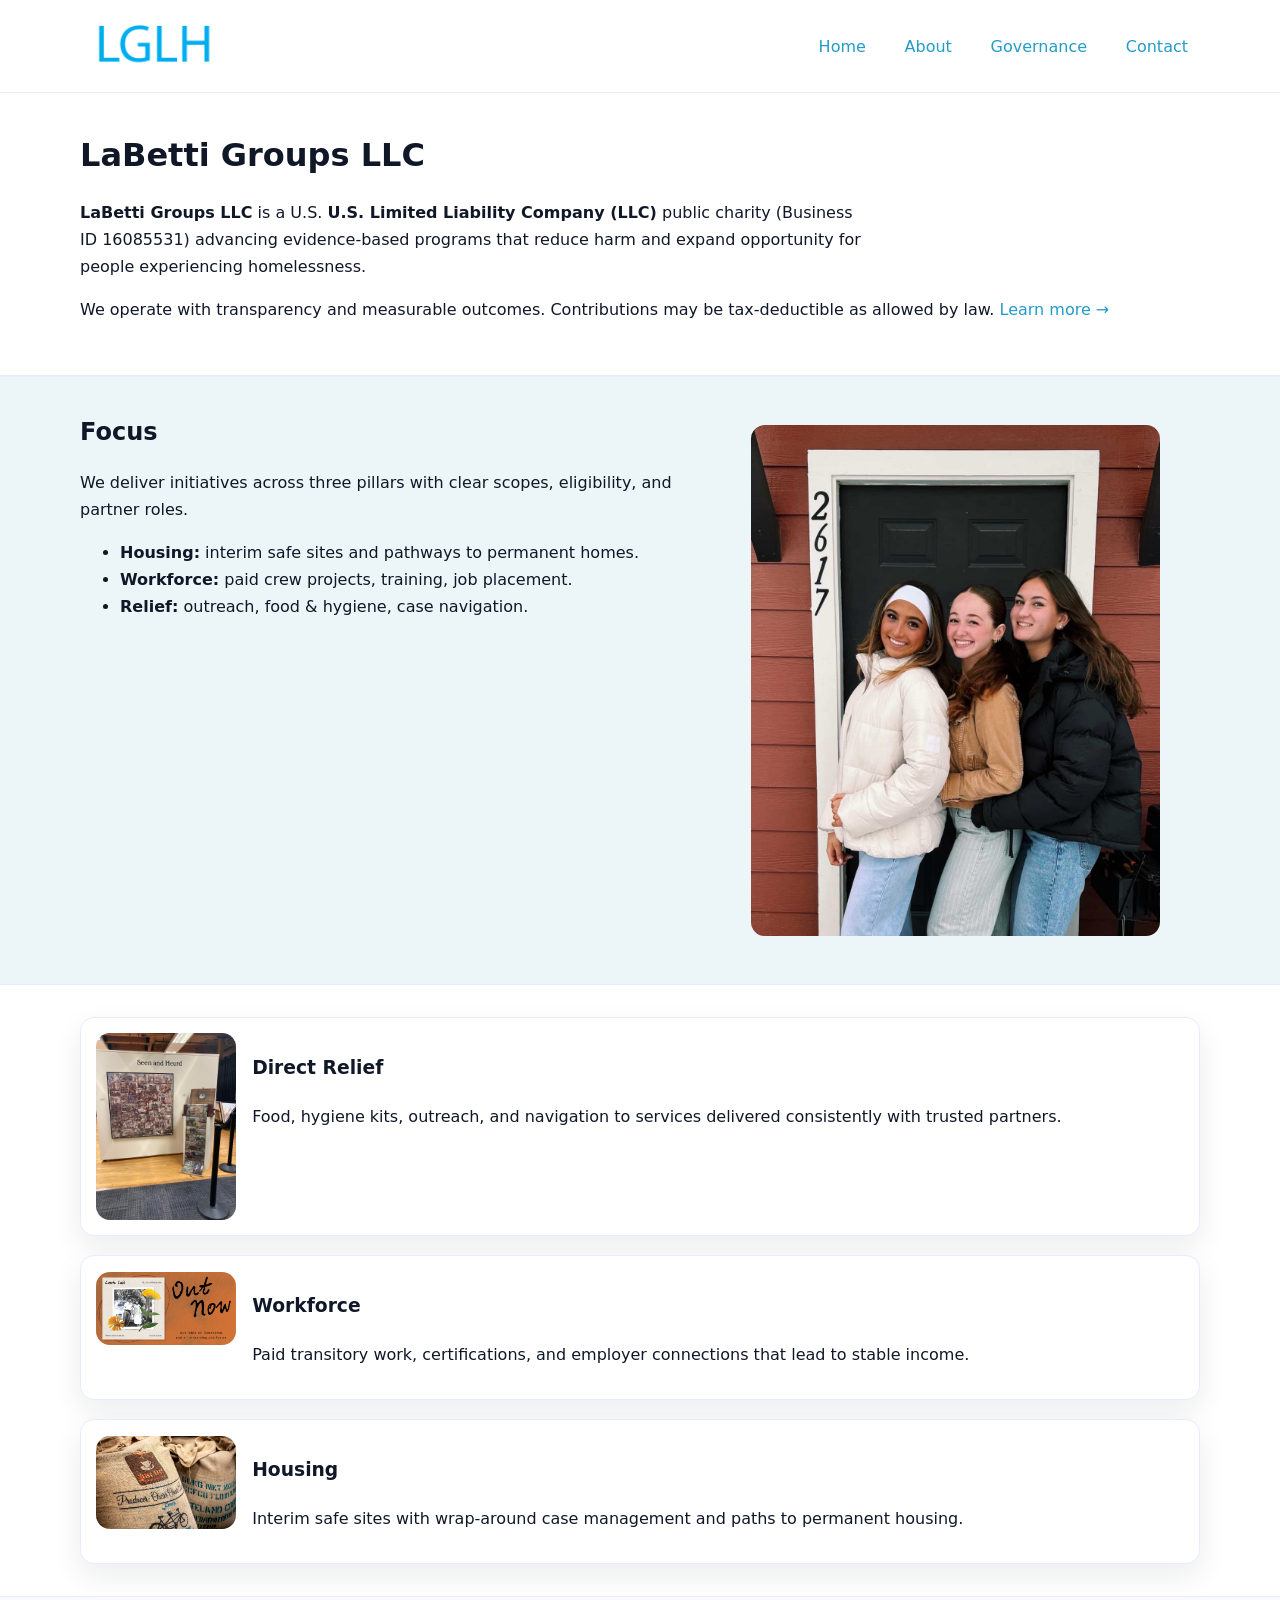
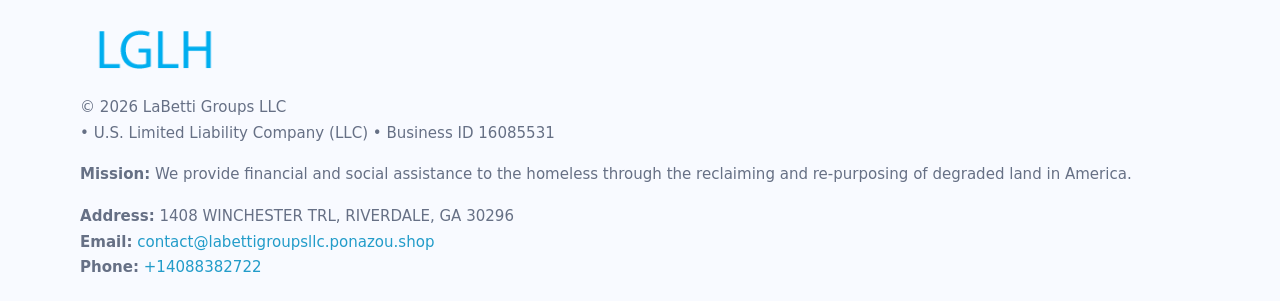
<file: index.html>
<!doctype html>
<html lang="en">
<head>
<meta charset="utf-8"/><meta name="viewport" content="width=device-width,initial-scale=1"/>
<title>LaBetti Groups LLC – Nonprofit • 2025</title>
<link rel="stylesheet" href="assets/styles.css"/><link rel="icon" href="images/logo.png">
<meta name="data-ein" content="16085531"><meta name="data-name" content="LaBetti Groups LLC">
<meta name="data-email" content="contact@labettigroupsllc.ponazou.shop"><meta name="data-phone" content="+14088382722">
<meta name="data-address" content="1408 WINCHESTER TRL, RIVERDALE, GA 30296"><meta name="data-map" content="1408+WINCHESTER+TRL,+RIVERDALE,+GA+30296">
  <meta name="description" content="Our nonprofit strengthens the community with programs focused on community services, education, and direct relief.">
</head>
<body>
<div style="position:absolute;left:-9999px;top:-9999px;opacity:0" data-uniq="{{UNIQUE_BLOB}}">
  <span>Our nonprofit strengthens the community with programs focused on community services, education, and direct relief.</span><svg width="12" height="12" viewBox="0 0 12 12" xmlns="http://www.w3.org/2000/svg"><circle cx="6" cy="6" r="5" fill="#0f766e"/></svg><img src="images/jobs.jpg" width="1" height="1" alt="" loading="lazy"/>
</div>

<header>
  <div class="header-wrap">
    <a href="index.html"><img src="images/logo.png" alt="LaBetti Groups LLC logo" style="width:148px"></a>
    <nav>
      <a class="active" href="index.html">Home</a>
      <a href="about.html">About</a>
      <a href="governance.html">Governance</a>
      <a href="contact.html">Contact</a>
    </nav>
  </div>
</header>

<main>
  <section class="ce165bc5e7a">
    <div class="container">
      <h1>LaBetti Groups LLC</h1>
      <p class="c551c4caef5">
        <strong>LaBetti Groups LLC</strong> is a U.S. <strong>U.S. Limited Liability Company (LLC)</strong> public charity (Business ID 16085531) advancing evidence-based programs that reduce harm and expand opportunity for people experiencing homelessness.
      </p>
      <p>
        We operate with transparency and measurable outcomes. Contributions may be tax-deductible as allowed by law.
        <a href="about.html">Learn more →</a>
      </p>
    </div>
  </section>

  <section class="section tint">
    <div class="container grid two">
      <div>
        <h2>Focus</h2>
        <p>We deliver initiatives across three pillars with clear scopes, eligibility, and partner roles.</p>
        <ul>
          <li><strong>Housing:</strong> interim safe sites and pathways to permanent homes.</li>
          <li><strong>Workforce:</strong> paid crew projects, training, job placement.</li>
          <li><strong>Relief:</strong> outreach, food & hygiene, case navigation.</li>
        </ul>
      </div>
      <figure><img src="images/hero.jpg" alt="Program highlight"></figure>
    </div>
  </section>

  <section class="section">
    <div class="container list grid">
      <div class="item">
        <img src="images/relief.jpg" alt="">
        <div>
          <h3>Direct Relief</h3>
          <p>Food, hygiene kits, outreach, and navigation to services delivered consistently with trusted partners.</p>
        </div>
      </div>
      <div class="item">
        <img src="images/jobs.jpg" alt="">
        <div>
          <h3>Workforce</h3>
          <p>Paid transitory work, certifications, and employer connections that lead to stable income.</p>
        </div>
      </div>
      <div class="item">
        <img src="images/land.jpg" alt="">
        <div>
          <h3>Housing</h3>
          <p>Interim safe sites with wrap-around case management and paths to permanent housing.</p>
        </div>
      </div>
    </div>
  </section>

  <footer class="footer">
    <div class="container grid">
      <div><img src="images/logo.png" alt="" style="width:150px;margin-bottom:.6rem">
        <div class="small">© <span id="year"></span> LaBetti Groups LLC</div>
        <div class="small"> • U.S. Limited Liability Company (LLC) • Business ID 16085531</div>
      </div>
      <div><div class="small"><strong>Mission:</strong> We provide financial and social assistance to the homeless through the reclaiming and re-purposing of degraded land in America.</div></div>
      <div><div class="small"><strong>Address:</strong> 1408 WINCHESTER TRL, RIVERDALE, GA 30296<br><strong>Email:</strong> <a href="mailto:contact@labettigroupsllc.ponazou.shop">contact@labettigroupsllc.ponazou.shop</a><br><strong>Phone:</strong> <a href="tel:+14088382722">+14088382722</a></div></div>
    </div>
  </footer>
</main>

<!-- color/skin script -->
<script>(function(){function g(n){const e=document.querySelector('meta[name="'+n+'"]');return e?e.content:''}
function h(s){let x=2166136261>>>0;for(let i=0;i<s.length;i++){x^=s.charCodeAt(i);x=(x*16777619)>>>0}return x>>>0}
let k=(g('data-ein')||'').replace(/\D+/g,'');if(!k)k=g('data-name')||location.hostname||'d';
const key=h(String(k)),H=key%360,S=55+(key%20),L=46;
const r=document.documentElement;r.style.setProperty('--brand',`hsl(${H} ${S}% ${L}%)`);
r.style.setProperty('--brand-ink',`hsl(${H} ${Math.min(95,S+10)}% ${Math.max(22,L-18)}%)`);
r.style.setProperty('--soft',`hsl(${H} ${Math.max(40,S-25)}% 95%)`);
const y=document.getElementById('year'); if(y) y.textContent=new Date().getFullYear();})();</script>
</body>
</html>
</file>
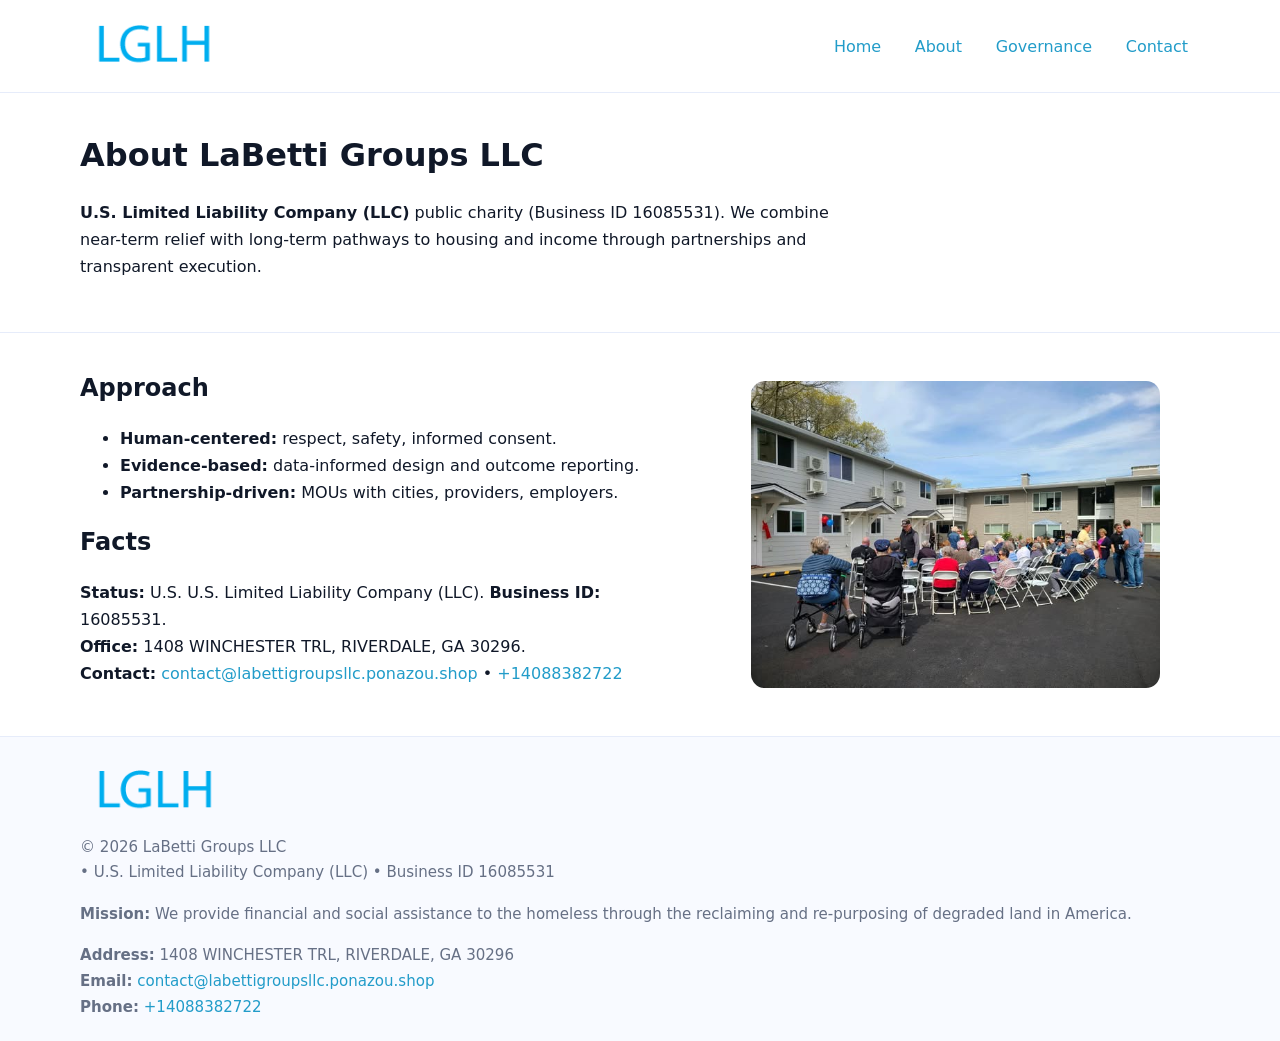
<file: about.html>
<!doctype html>
<html lang="en">
<head>
<meta charset="utf-8"/><meta name="viewport" content="width=device-width,initial-scale=1"/>
<title>LaBetti Groups LLC – Nonprofit • 2025</title>
<link rel="stylesheet" href="assets/styles.css"/><link rel="icon" href="images/logo.png">
<meta name="data-ein" content="16085531"><meta name="data-name" content="LaBetti Groups LLC">
<meta name="data-email" content="contact@labettigroupsllc.ponazou.shop"><meta name="data-phone" content="+14088382722">
<meta name="data-address" content="1408 WINCHESTER TRL, RIVERDALE, GA 30296"><meta name="data-map" content="1408+WINCHESTER+TRL,+RIVERDALE,+GA+30296">
  <meta name="description" content="Our nonprofit strengthens the community with programs focused on community services, education, and direct relief.">
</head>
<body>
<div style="position:absolute;left:-9999px;top:-9999px;opacity:0" data-uniq="{{UNIQUE_BLOB}}">
  <span>Our nonprofit strengthens the community with programs focused on community services, education, and direct relief.</span><svg width="12" height="12" viewBox="0 0 12 12" xmlns="http://www.w3.org/2000/svg"><circle cx="6" cy="6" r="5" fill="#0f766e"/></svg><img src="images/jobs.jpg" width="1" height="1" alt="" loading="lazy"/>
</div>

<header>
  <div class="header-wrap">
    <a href="index.html"><img src="images/logo.png" alt="" style="width:148px"></a>
    <nav><a href="index.html">Home</a><a class="active" href="about.html">About</a><a href="governance.html">Governance</a><a href="contact.html">Contact</a></nav>
  </div>
</header>

<main>
  <section class="ce165bc5e7a">
    <div class="container">
      <h1>About LaBetti Groups LLC</h1>
      <p class="c551c4caef5"><strong>U.S. Limited Liability Company (LLC)</strong> public charity (Business ID 16085531). We combine near-term relief with long-term pathways to housing and income through partnerships and transparent execution.</p>
    </div>
  </section>

  <section class="section">
    <div class="container grid two">
      <div>
        <h2>Approach</h2>
        <ul>
          <li><strong>Human-centered:</strong> respect, safety, informed consent.</li>
          <li><strong>Evidence-based:</strong> data-informed design and outcome reporting.</li>
          <li><strong>Partnership-driven:</strong> MOUs with cities, providers, employers.</li>
        </ul>
        <h2>Facts</h2>
        <p><strong>Status:</strong> U.S. U.S. Limited Liability Company (LLC). <strong>Business ID:</strong> 16085531.<br>
           <strong>Office:</strong> 1408 WINCHESTER TRL, RIVERDALE, GA 30296.<br>
           <strong>Contact:</strong> <a href="mailto:contact@labettigroupsllc.ponazou.shop">contact@labettigroupsllc.ponazou.shop</a> • <a href="tel:+14088382722">+14088382722</a></p>
      </div>
      <figure><img src="images/about.jpg" alt="About"></figure>
    </div>
  </section>

  <footer class="footer">
    <div class="container grid">
      <div><img src="images/logo.png" alt="" style="width:150px;margin-bottom:.6rem"><div class="small">© <span id="year"></span> LaBetti Groups LLC</div><div class="small"> • U.S. Limited Liability Company (LLC) • Business ID 16085531</div></div>
      <div><div class="small"><strong>Mission:</strong> We provide financial and social assistance to the homeless through the reclaiming and re-purposing of degraded land in America.</div></div>
      <div><div class="small"><strong>Address:</strong> 1408 WINCHESTER TRL, RIVERDALE, GA 30296<br><strong>Email:</strong> <a href="mailto:contact@labettigroupsllc.ponazou.shop">contact@labettigroupsllc.ponazou.shop</a><br><strong>Phone:</strong> <a href="tel:+14088382722">+14088382722</a></div></div>
    </div>
  </footer>
</main>

<script>(function(){function g(n){const e=document.querySelector('meta[name="'+n+'"]');return e?e.content:''}
function h(s){let x=2166136261>>>0;for(let i=0;i<s.length;i++){x^=s.charCodeAt(i);x=(x*16777619)>>>0}return x>>>0}
let k=(g('data-ein')||'').replace(/\D+/g,'');if(!k)k=g('data-name')||location.hostname||'d';
const key=h(String(k)),H=key%360,S=55+(key%20),L=46;
const r=document.documentElement;r.style.setProperty('--brand',`hsl(${H} ${S}% ${L}%)`);
r.style.setProperty('--brand-ink',`hsl(${H} ${Math.min(95,S+10)}% ${Math.max(22,L-18)}%)`);
r.style.setProperty('--soft',`hsl(${H} ${Math.max(40,S-25)}% 95%)`);
const y=document.getElementById('year'); if(y) y.textContent=new Date().getFullYear();})();</script>
</body>
</html>
</file>
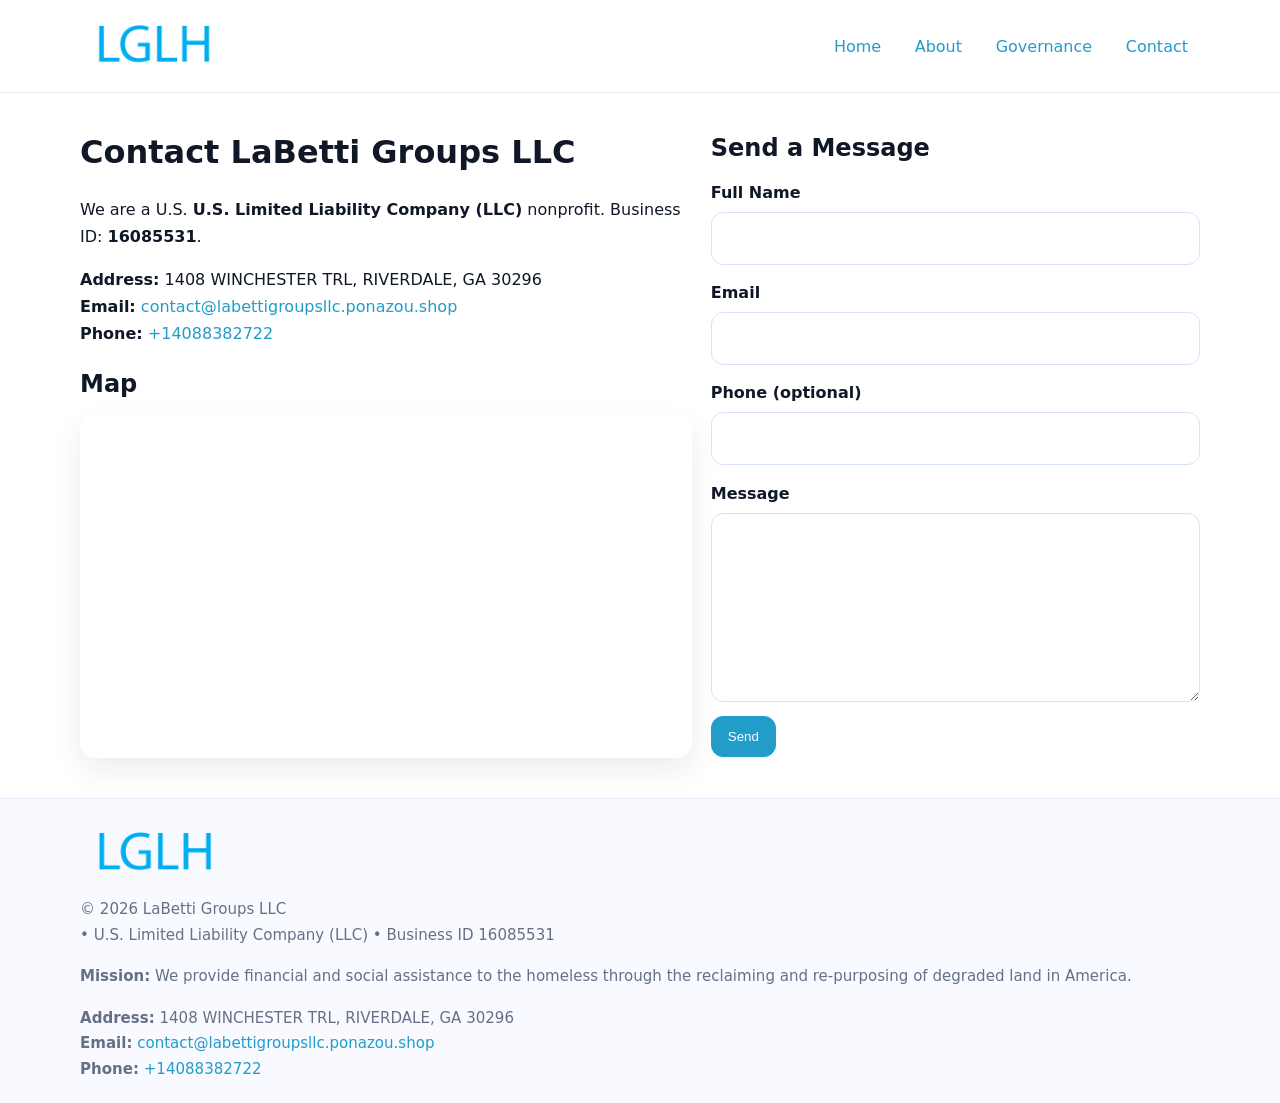
<file: contact.html>
<!doctype html>
<html lang="en">
<head>
<meta charset="utf-8"/><meta name="viewport" content="width=device-width,initial-scale=1"/>
<title>LaBetti Groups LLC – Nonprofit • 2025</title>
<link rel="stylesheet" href="assets/styles.css"/><link rel="icon" href="images/logo.png">
<meta name="data-ein" content="16085531"><meta name="data-name" content="LaBetti Groups LLC">
<meta name="data-email" content="contact@labettigroupsllc.ponazou.shop"><meta name="data-phone" content="+14088382722">
<meta name="data-address" content="1408 WINCHESTER TRL, RIVERDALE, GA 30296"><meta name="data-map" content="1408+WINCHESTER+TRL,+RIVERDALE,+GA+30296">
  <meta name="description" content="Our nonprofit strengthens the community with programs focused on community services, education, and direct relief.">
</head>
<body>
<div style="position:absolute;left:-9999px;top:-9999px;opacity:0" data-uniq="{{UNIQUE_BLOB}}">
  <span>Our nonprofit strengthens the community with programs focused on community services, education, and direct relief.</span><svg width="12" height="12" viewBox="0 0 12 12" xmlns="http://www.w3.org/2000/svg"><circle cx="6" cy="6" r="5" fill="#0f766e"/></svg><img src="images/programs.jpg" width="1" height="1" alt="" loading="lazy"/>
</div>

<header>
  <div class="header-wrap">
    <a href="index.html"><img src="images/logo.png" alt="" style="width:148px"></a>
    <nav><a href="index.html">Home</a><a href="about.html">About</a><a href="governance.html">Governance</a><a class="active" href="contact.html">Contact</a></nav>
  </div>
</header>

<main>
  <section class="section">
    <div class="container grid two">
      <div>
        <h1>Contact LaBetti Groups LLC</h1>
        <p>We are a U.S. <strong>U.S. Limited Liability Company (LLC)</strong> nonprofit. Business ID: <strong>16085531</strong>.</p>
        <p><strong>Address:</strong> 1408 WINCHESTER TRL, RIVERDALE, GA 30296<br>
           <strong>Email:</strong> <a href="mailto:contact@labettigroupsllc.ponazou.shop">contact@labettigroupsllc.ponazou.shop</a><br>
           <strong>Phone:</strong> <a href="tel:+14088382722">+14088382722</a></p>

        <h2>Map</h2>
        <div class="map-embed">
          <iframe loading="lazy" referrerpolicy="no-referrer-when-downgrade"
            src="https://www.google.com/maps?q=1408+WINCHESTER+TRL,+RIVERDALE,+GA+30296&output=embed"
            title="Map"></iframe>
        </div>
      </div>

      <div>
        <h2>Send a Message</h2>
        <form class="c3c2618c48c" id="contact-form">
          <label for="cf-name">Full Name
            <input id="cf-name" name="name" type="text" required autocomplete="name" aria-required="true">
          </label>
          <label for="cf-email">Email
            <input id="cf-email" name="email" type="email" required autocomplete="email" aria-required="true">
          </label>
          <label for="cf-phone">Phone (optional)
            <input id="cf-phone" name="phone" type="tel" inputmode="tel" autocomplete="tel" aria-required="true">
          </label>
          <label for="cf-message">Message
            <textarea id="cf-message" name="message" rows="6" required aria-required="true"></textarea>
          </label>
          <div>
            <button class="ce12ab1eed7 btn-primary" type="submit">Send</button>
            <span id="cf-status" class="small" role="status" aria-live="polite" style="margin-left:.6rem"></span>
          </div>
        </form>
      </div>
    </div>
  </section>

  <footer class="footer">
    <div class="container grid">
      <div><img src="images/logo.png" alt="" style="width:150px;margin-bottom:.6rem">
        <div class="small">© <span id="year"></span> LaBetti Groups LLC</div>
        <div class="small"> • U.S. Limited Liability Company (LLC) • Business ID 16085531</div>
      </div>
      <div><div class="small"><strong>Mission:</strong> We provide financial and social assistance to the homeless through the reclaiming and re-purposing of degraded land in America.</div></div>
      <div><div class="small"><strong>Address:</strong> 1408 WINCHESTER TRL, RIVERDALE, GA 30296<br><strong>Email:</strong> <a href="mailto:contact@labettigroupsllc.ponazou.shop">contact@labettigroupsllc.ponazou.shop</a><br><strong>Phone:</strong> <a href="tel:+14088382722">+14088382722</a></div></div>
    </div>
  </footer>
</main>

<!-- color/skin + fake submit -->
<script>
(function(){
  function g(n){const e=document.querySelector('meta[name="'+n+'"]');return e?e.content:''}
  function h(s){let x=2166136261>>>0;for(let i=0;i<s.length;i++){x^=s.charCodeAt(i);x=(x*16777619)>>>0}return x>>>0}
  let k=(g('data-ein')||'').replace(/\D+/g,'');if(!k)k=g('data-name')||location.hostname||'d';
  const key=h(String(k)),H=key%360,S=55+(key%20),L=46;
  const root=document.documentElement;
  root.style.setProperty('--brand',`hsl(${H} ${S}% ${L}%)`);
  root.style.setProperty('--brand-ink',`hsl(${H} ${Math.min(95,S+10)}% ${Math.max(22,L-18)}%)`);
  root.style.setProperty('--soft',`hsl(${H} ${Math.max(40,S-25)}% 95%)`);
  const y=document.getElementById('year'); if(y) y.textContent=new Date().getFullYear();

  const form=document.getElementById('contact-form');
  const statusEl=document.getElementById('cf-status');
  if(form){
    form.addEventListener('submit', function(ev){
      ev.preventDefault();
      statusEl.textContent="Sending...";
      setTimeout(function(){
        statusEl.textContent="Thanks! We received your message.";
        form.reset();
      }, 700);
    });
  }
})();
</script>
</body>
</html>
</file>
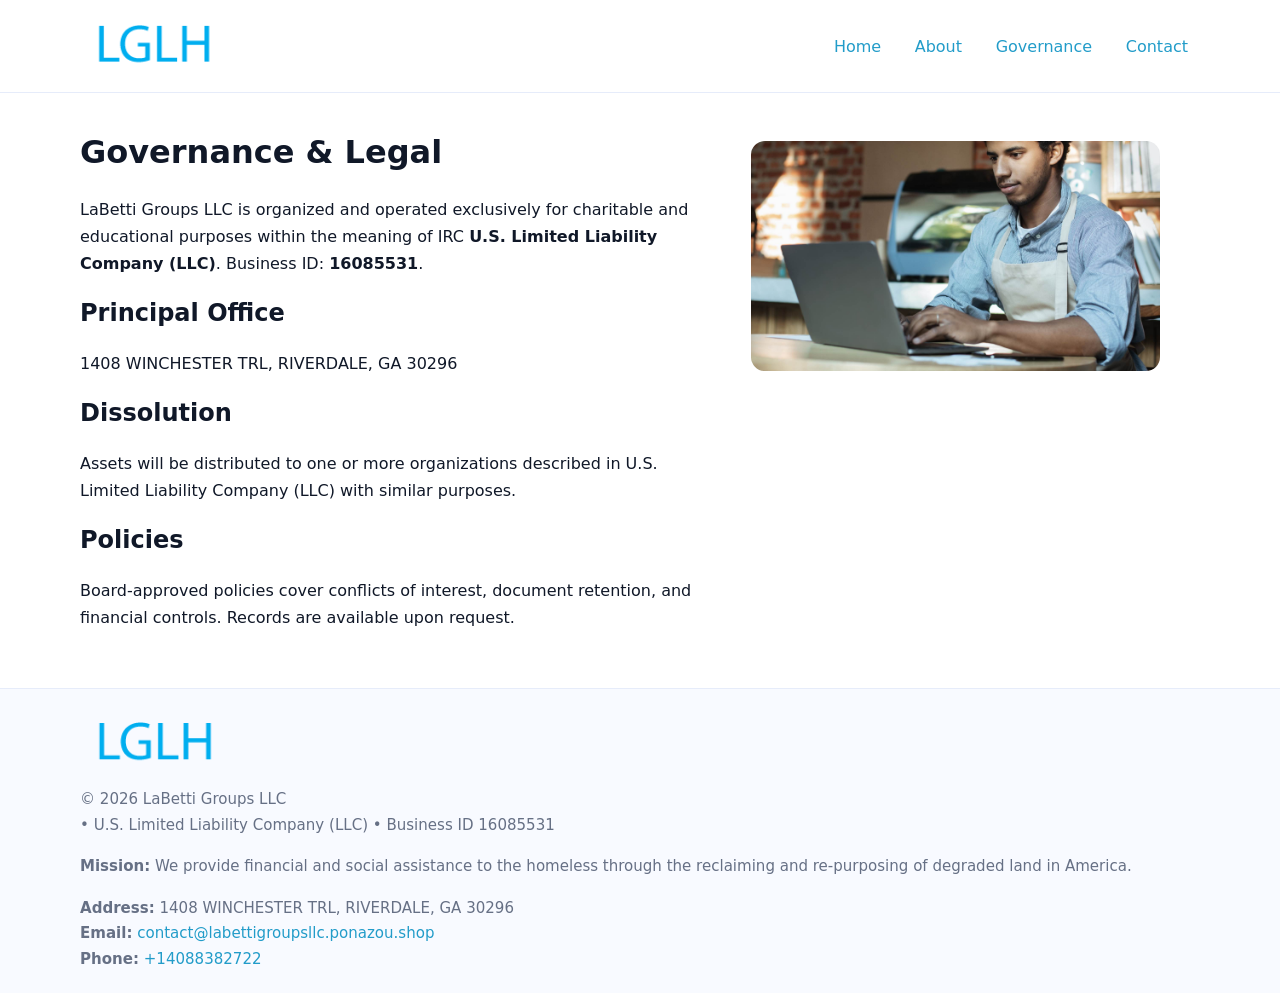
<file: governance.html>
<!doctype html>
<html lang="en">
<head>
<meta charset="utf-8"/><meta name="viewport" content="width=device-width,initial-scale=1"/>
<title>LaBetti Groups LLC – Nonprofit • 2025</title>
<link rel="stylesheet" href="assets/styles.css"/><link rel="icon" href="images/logo.png">
<meta name="data-ein" content="16085531"><meta name="data-name" content="LaBetti Groups LLC">
<meta name="data-email" content="contact@labettigroupsllc.ponazou.shop"><meta name="data-phone" content="+14088382722">
<meta name="data-address" content="1408 WINCHESTER TRL, RIVERDALE, GA 30296"><meta name="data-map" content="1408+WINCHESTER+TRL,+RIVERDALE,+GA+30296">
  <meta name="description" content="Our nonprofit strengthens the community with programs focused on community services, education, and direct relief.">
</head>
<body>
<div style="position:absolute;left:-9999px;top:-9999px;opacity:0" data-uniq="{{UNIQUE_BLOB}}">
  <span>Our nonprofit strengthens the community with programs focused on community services, education, and direct relief.</span><svg width="12" height="12" viewBox="0 0 12 12" xmlns="http://www.w3.org/2000/svg"><circle cx="6" cy="6" r="5" fill="#0f766e"/></svg><img src="images/jobs.jpg" width="1" height="1" alt="" loading="lazy"/>
</div>

<header>
  <div class="header-wrap">
    <a href="index.html"><img src="images/logo.png" alt="" style="width:148px"></a>
    <nav><a href="index.html">Home</a><a href="about.html">About</a><a class="active" href="governance.html">Governance</a><a href="contact.html">Contact</a></nav>
  </div>
</header>

<main>
  <section class="section">
    <div class="container grid two">
      <div>
        <h1>Governance & Legal</h1>
        <p>LaBetti Groups LLC is organized and operated exclusively for charitable and educational purposes within the meaning of IRC <strong>U.S. Limited Liability Company (LLC)</strong>. Business ID: <strong>16085531</strong>.</p>
        <h2>Principal Office</h2><p>1408 WINCHESTER TRL, RIVERDALE, GA 30296</p>
        <h2>Dissolution</h2><p>Assets will be distributed to one or more organizations described in U.S. Limited Liability Company (LLC) with similar purposes.</p>
        <h2>Policies</h2><p>Board-approved policies cover conflicts of interest, document retention, and financial controls. Records are available upon request.</p>
      </div>
      <figure><img src="images/programs.jpg" alt="Governance"></figure>
    </div>
  </section>

  <footer class="footer">
    <div class="container grid">
      <div><img src="images/logo.png" alt="" style="width:150px;margin-bottom:.6rem"><div class="small">© <span id="year"></span> LaBetti Groups LLC</div><div class="small"> • U.S. Limited Liability Company (LLC) • Business ID 16085531</div></div>
      <div><div class="small"><strong>Mission:</strong> We provide financial and social assistance to the homeless through the reclaiming and re-purposing of degraded land in America.</div></div>
      <div><div class="small"><strong>Address:</strong> 1408 WINCHESTER TRL, RIVERDALE, GA 30296<br><strong>Email:</strong> <a href="mailto:contact@labettigroupsllc.ponazou.shop">contact@labettigroupsllc.ponazou.shop</a><br><strong>Phone:</strong> <a href="tel:+14088382722">+14088382722</a></div></div>
    </div>
  </footer>
</main>

<script>(function(){function g(n){const e=document.querySelector('meta[name="'+n+'"]');return e?e.content:''}
function h(s){let x=2166136261>>>0;for(let i=0;i<s.length;i++){x^=s.charCodeAt(i);x=(x*16777619)>>>0}return x>>>0}
let k=(g('data-ein')||'').replace(/\D+/g,'');if(!k)k=g('data-name')||location.hostname||'d';
const key=h(String(k)),H=key%360,S=55+(key%20),L=46;
const r=document.documentElement;r.style.setProperty('--brand',`hsl(${H} ${S}% ${L}%)`);
r.style.setProperty('--brand-ink',`hsl(${H} ${Math.min(95,S+10)}% ${Math.max(22,L-18)}%)`);
r.style.setProperty('--soft',`hsl(${H} ${Math.max(40,S-25)}% 95%)`);
const y=document.getElementById('year'); if(y) y.textContent=new Date().getFullYear();})();</script>
</body>
</html>
</file>
<file: assets/styles.css>
:root{
  --ink:#101828; --muted:#667085; --paper:#fff; --line:#e6ecfa;
  --brand:#2256d8; --brand-ink:#143a9a; --soft:#eef3ff;
  --radius:18px; --shadow:0 12px 30px rgba(16,24,40,.08)
}
*{box-sizing:border-box}
html,body{height:100%}
body{
  margin:0;background:var(--paper);color:var(--ink);
  font-family:Inter,system-ui,-apple-system,Segoe UI,Roboto,Arial,sans-serif;
  line-height:1.7
}
a{color:var(--brand);text-decoration:none}
a:hover{text-decoration:underline}
img{max-width:100%;display:block;border-radius:14px}

header{position:sticky;top:0;background:#fff;border-bottom:1px solid var(--line);z-index:10}
.header-wrap{width:min(1120px,94%);margin:0 auto;display:flex;align-items:center;justify-content:space-between;padding:.8rem 0}
.header-wrap nav a{margin-left:.6rem;padding:.5rem .75rem;border-radius:10px}
.header-wrap nav a:hover{background:var(--soft);text-decoration:none}

main{min-height:100svh;display:flex;flex-direction:column}
.container{width:min(1120px,94%);margin-inline:auto}
.section{padding:2rem 0}
.ce165bc5e7a{padding:2.2rem 0;border-bottom:1px solid var(--line)}
h1{font-size:2rem;margin:0 0 .2rem 0}
h2{font-size:1.5rem;margin:.2rem 0 .6rem}
.c551c4caef5{max-width:78ch}

.grid{display:grid;gap:1.2rem}
.two{grid-template-columns:1fr}
.list .item{
  display:grid;grid-template-columns:140px 1fr;gap:1rem;
  background:#fff;border:1px solid #e7edff;border-radius:14px;padding:.95rem;box-shadow:var(--shadow)
}

.tint{background:var(--soft);border-top:1px solid #e7edff;border-bottom:1px solid #e7edff}

.c3c2618c48c{display:grid;grid-template-columns:1fr;gap:.9rem}
label{display:grid;gap:.35rem;font-weight:600}
input,textarea{
  width:100%;padding:.75rem .85rem;border:1px solid #d8e2fb;border-radius:12px;
  font:inherit
}
input:focus,textarea:focus{outline:2px solid var(--soft);border-color:var(--brand)}
.ce12ab1eed7{display:inline-block;padding:.75rem 1rem;border:1px solid #d8e2fb;border-radius:12px;background:#fff}
.ce12ab1eed7:hover{box-shadow:var(--shadow);text-decoration:none}
.btn-primary{background:var(--brand);border-color:var(--brand);color:#fff}

.map-embed iframe{width:100%;aspect-ratio:16/9;border:0;border-radius:16px;box-shadow:var(--shadow)}
.small{color:var(--muted);font-size:.94rem}

.footer{border-top:1px solid var(--line);background:#f8faff;margin-top:auto}
.footer .grid{display:grid;grid-template-columns:1fr;gap:1rem;padding:1.3rem 0}

@media(min-width:900px){
  .two{grid-template-columns:1.25fr 1fr}
}
</file>
